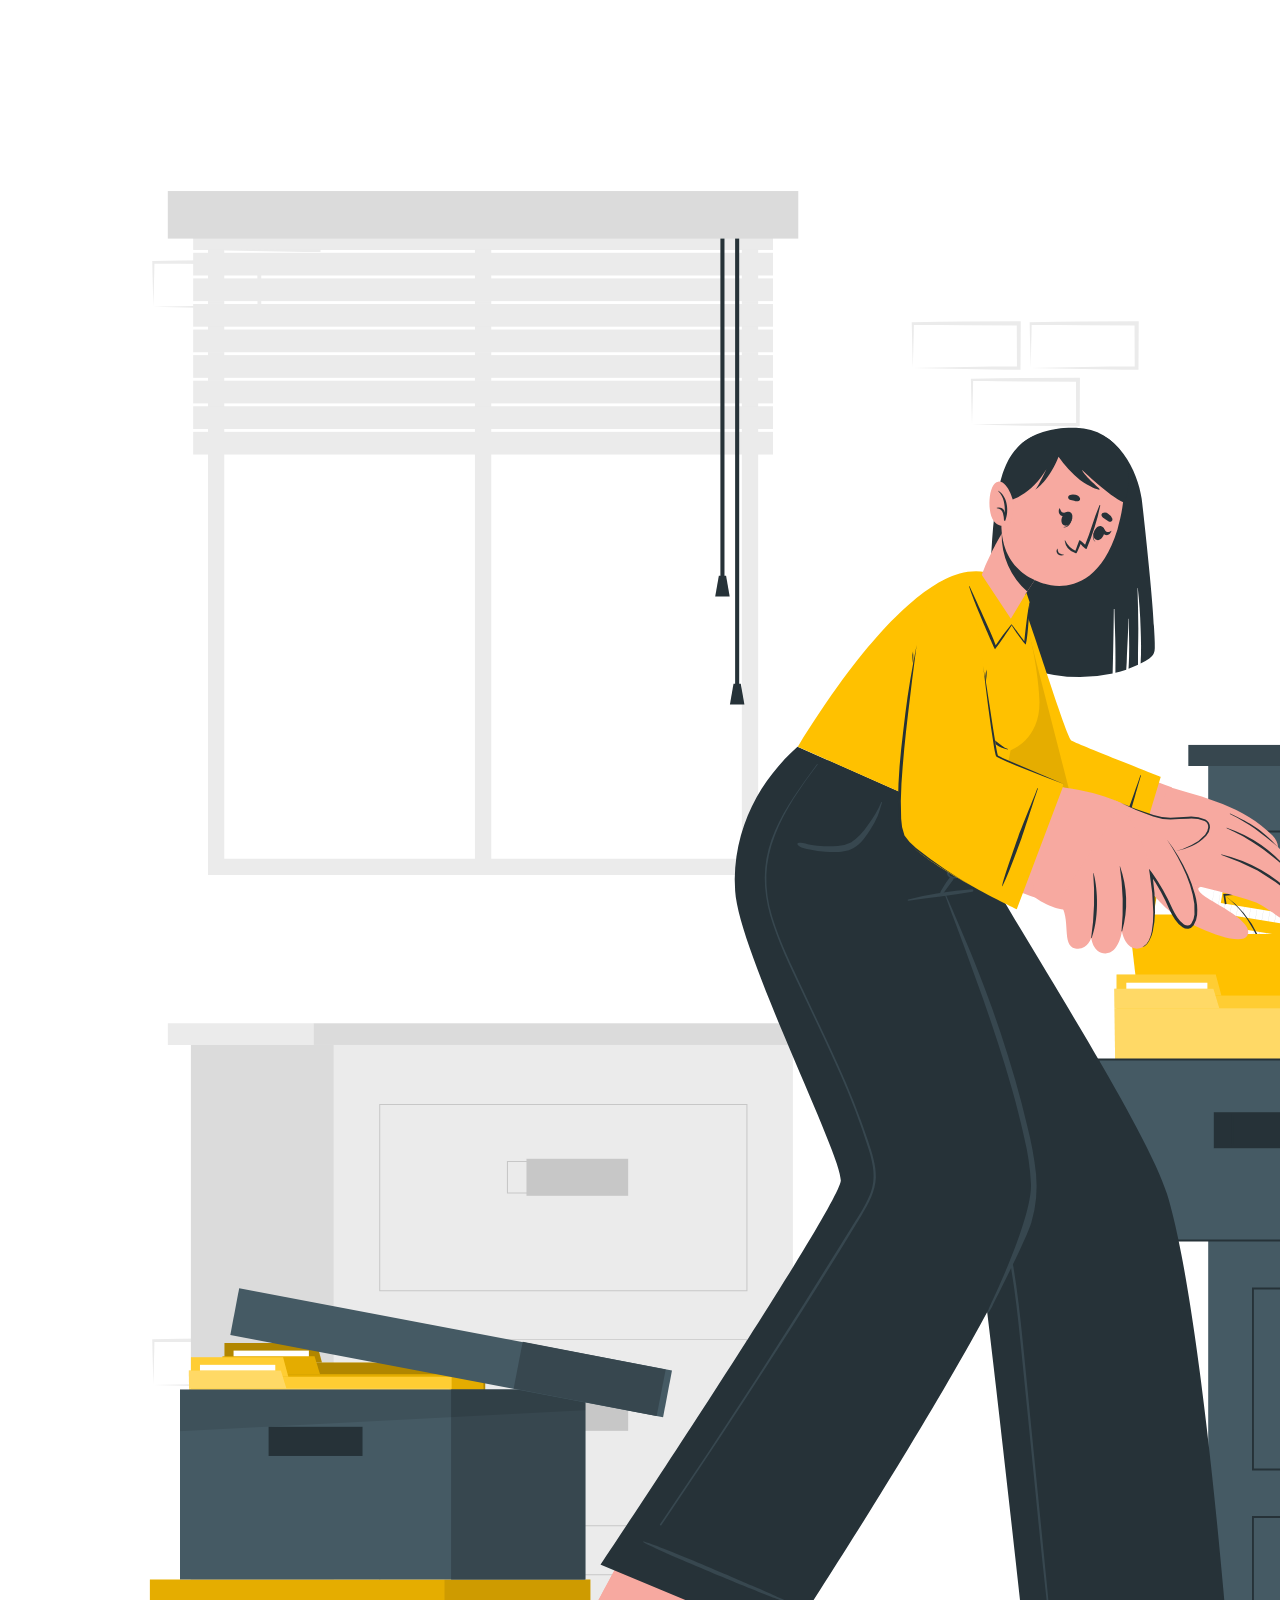
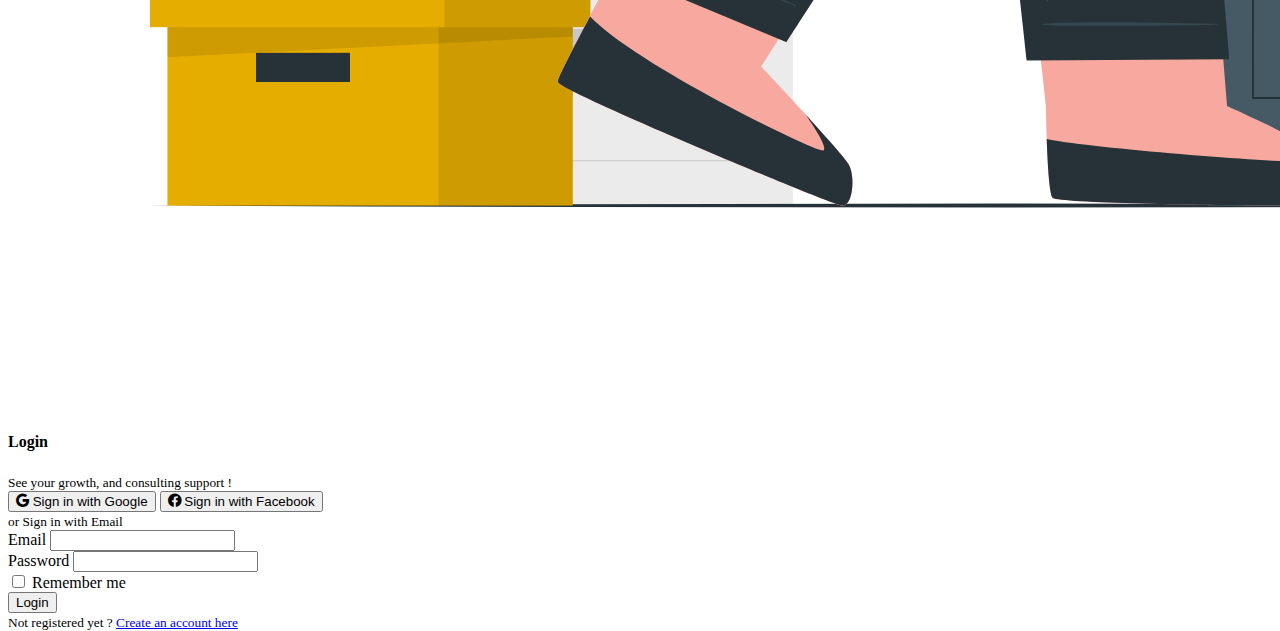
<file: login.html>
<!doctype html>
<html lang="en">

<head>
  <meta charset="utf-8">
  <meta name="viewport" content="width=device-width, initial-scale=1">
  <title>Login | Rinstudio</title>
  <link href="https://cdn.jsdelivr.net/npm/bootstrap@5.3.1/dist/css/bootstrap.min.css" rel="stylesheet"
    integrity="sha384-4bw+/aepP/YC94hEpVNVgiZdgIC5+VKNBQNGCHeKRQN+PtmoHDEXuppvnDJzQIu9" crossorigin="anonymous">
  <link rel="stylesheet" href="https://cdn.jsdelivr.net/npm/bootstrap-icons@1.10.5/font/bootstrap-icons.css">
  <link rel="stylesheet" href="style.css">
</head>

<body>
  <div class="container-fluid bg-primary">
    <div class="positiion-relative">
      <div class="image-background">
        <img src="images/Filing.png" alt="background" class="img-fluid">
      </div>
      <div class="container position-absolute top-50 start-50 translate-middle">
        <div class="row justify-content-center">
          <div class="col-md-5 col-sm-8">
            <div class="card shadow p-4">
              <h4 class="fw-semibold fs-3">Login</h4>
              <small class="fw-semibold mb-4">See your growth, and consulting support !</small>
              <form action="#">
                <div class="d-grid mx-auto my-3">
                  <button class="btn btn-outline-danger bi bi-google rounded-pill fw-semibold fs-5 py-2 mb-3"> Sign in
                    with
                    Google</button>
                  <button class="btn btn-outline-primary bi bi-facebook rounded-pill fw-semibold fs-5 py-2"> Sign in
                    with
                    Facebook</button>
                </div>
              </form>
              <small class="text-muted fw-semibold my-3 text-center opacity-50">or Sign in with Email</small>
              <form action="#">
                <div class="mb-3">
                  <label for="email" class="form-label">Email</label>
                  <input type="email" id="email" name="email" class="form-control">
                </div>
                <div class="mb-3">
                  <label for="password" class="form-label">Password</label>
                  <input type="password" id="password" name="password" class="form-control">
                </div>
                <div class="mb-3 form-check">
                  <input type="checkbox" class="form-check-input" id="check">
                  <label for="check" class="form-check-label">Remember me</label>
                </div>
                <div class="d-grid my-4 mx-auto">
                  <button class="btn btn-primary rounded-pill fw-semibold fs-4">Login</button>
                </div>
                <small class="fw-semibold">Not registered yet ? <a href="#">Create an account here</a></small>
              </form>
            </div>
          </div>
        </div>
      </div>
    </div>
  </div>
  <script src="https://cdn.jsdelivr.net/npm/bootstrap@5.3.1/dist/js/bootstrap.bundle.min.js"
    integrity="sha384-HwwvtgBNo3bZJJLYd8oVXjrBZt8cqVSpeBNS5n7C8IVInixGAoxmnlMuBnhbgrkm"
    crossorigin="anonymous"></script>
</body>

</html>
</file>
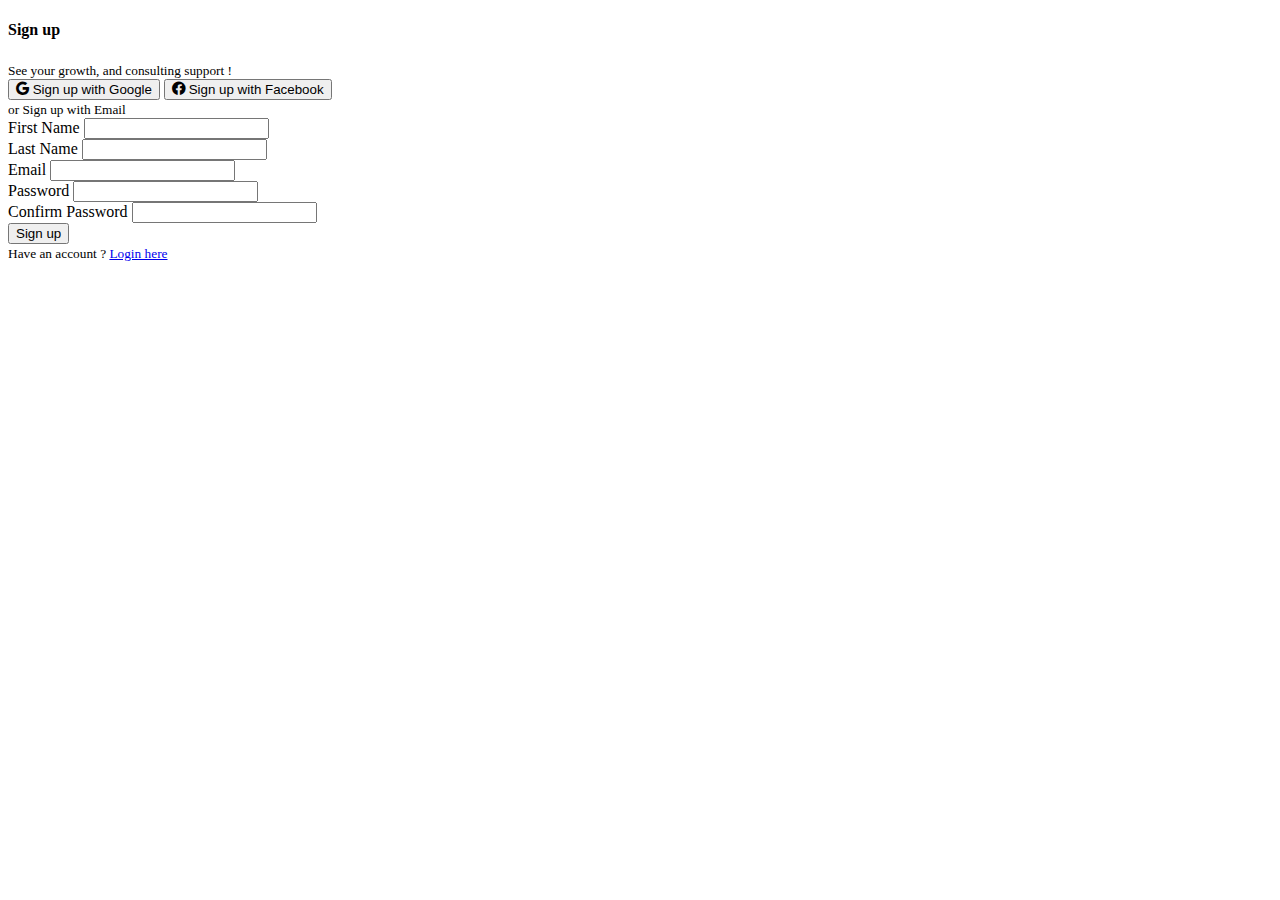
<file: signup.html>
<!doctype html>
<html lang="en">

<head>
  <meta charset="utf-8">
  <meta name="viewport" content="width=device-width, initial-scale=1">
  <title>Sign up | Rinstudio</title>
  <link href="https://cdn.jsdelivr.net/npm/bootstrap@5.3.1/dist/css/bootstrap.min.css" rel="stylesheet"
    integrity="sha384-4bw+/aepP/YC94hEpVNVgiZdgIC5+VKNBQNGCHeKRQN+PtmoHDEXuppvnDJzQIu9" crossorigin="anonymous">
  <link rel="stylesheet" href="https://cdn.jsdelivr.net/npm/bootstrap-icons@1.10.5/font/bootstrap-icons.css">
  <link rel="stylesheet" href="style.css">
</head>

<body>
  <div class="container-fluid bg-primary">
    <div class="positiion-relative">
      <div class="container position-absolute top-50 start-50 translate-middle">
        <div class="row justify-content-center">
          <div class="col-md-5 col-sm-8">
            <div class="card shadow p-4">
              <h4 class="fw-semibold fs-3">Sign up</h4>
              <small class="fw-semibold mb-4">See your growth, and consulting support !</small>
              <form action="#">
                <div class="d-grid mx-auto my-3">
                  <button class="btn btn-outline-danger bi bi-google rounded-pill fw-semibold fs-5 py-2 mb-3"> Sign up
                    with
                    Google</button>
                  <button class="btn btn-outline-primary bi bi-facebook rounded-pill fw-semibold fs-5 py-2"> Sign up
                    with
                    Facebook</button>
                </div>
              </form>
              <small class="text-muted fw-semibold my-3 text-center opacity-50">or Sign up with Email</small>
              <form action="#">
                <div class="mb-3">
                  <label for="firstname" class="form-label">First Name</label>
                  <input type="text" id="firstname" name="firstname" class="form-control">
                </div>
                <div class="mb-3">
                  <label for="lastname" class="form-label">Last Name</label>
                  <input type="text" id="lastname" name="lastname" class="form-control">
                </div>
                <div class="mb-3">
                  <label for="email" class="form-label">Email</label>
                  <input type="email" id="email" name="email" class="form-control">
                </div>
                <div class="mb-3">
                  <label for="password" class="form-label">Password</label>
                  <input type="password" id="password" name="password" class="form-control">
                </div>
                <div class="mb-3">
                  <label for="confirm_password" class="form-label">Confirm Password</label>
                  <input type="password" id="confirm_password" name="confirm_password" class="form-control">
                </div>
                <div class="d-grid my-4 mx-auto">
                  <button class="btn btn-primary rounded-pill fw-semibold fs-4">Sign up</button>
                </div>
                <small class="fw-semibold">Have an account ? <a href="login.html">Login here</a></small>
              </form>
            </div>
          </div>
        </div>
      </div>
    </div>
  </div>
  <script src="https://cdn.jsdelivr.net/npm/bootstrap@5.3.1/dist/js/bootstrap.bundle.min.js"
    integrity="sha384-HwwvtgBNo3bZJJLYd8oVXjrBZt8cqVSpeBNS5n7C8IVInixGAoxmnlMuBnhbgrkm"
    crossorigin="anonymous"></script>
</body>

</html>
</file>
<file: style.css>
html {
  height: 100%;
  width: 100%;
}

.card:hover {
  box-shadow: 0 0 20px #454545;
}

.gradient {
  background-image: linear-gradient(to right, #d71cfd, #006eff);
}

@media (max-width: 576px) {
  .trending {
    display: none;
  }
}

@media (max-width: 768px) {
  .image-background {
    display: none;
  }
}
</file>
